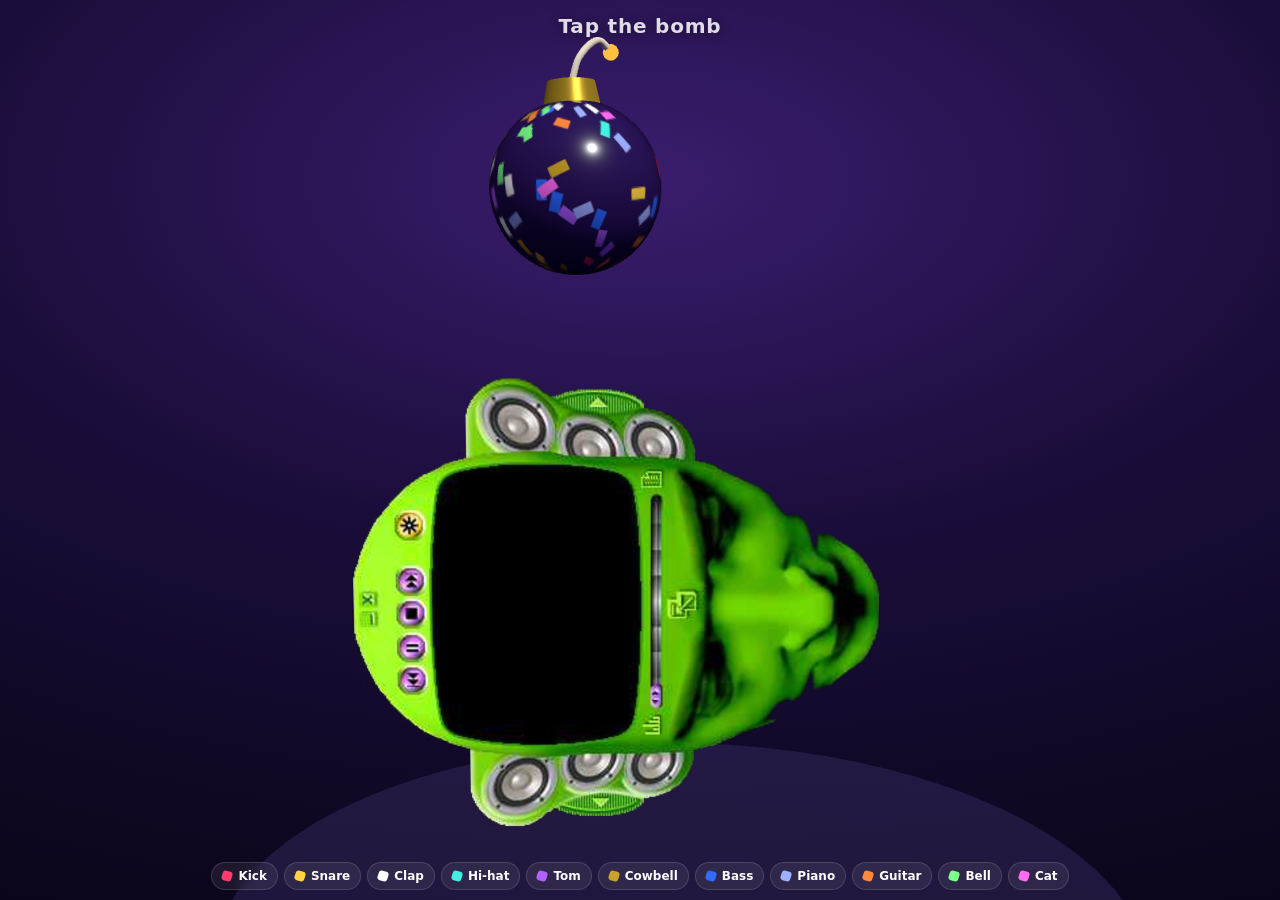
<file: index.html>
<!doctype html>
<html lang="en">
<head>
<meta charset="utf-8">
<meta name="viewport" content="width=device-width, initial-scale=1, viewport-fit=cover, user-scalable=no">
<meta name="theme-color" content="#140a2e">
<title>Konfetti</title>
<style>
  :root { color-scheme: dark; }
  * { box-sizing: border-box; -webkit-tap-highlight-color: transparent; }
  html, body {
    margin: 0; height: 100%; overflow: hidden;
    background: radial-gradient(120% 90% at 50% 20%, #3a1d6e 0%, #1a0d3a 45%, #0a0518 100%);
    font-family: system-ui, -apple-system, "Segoe UI", Roboto, sans-serif;
    color: #fff; user-select: none; -webkit-user-select: none;
  }
  canvas#scene { position: fixed; inset: 0; width: 100%; height: 100%; display: block; touch-action: none; }
  #hint {
    position: fixed; left: 0; right: 0;
    top: calc(env(safe-area-inset-top, 0px) + 14px);
    text-align: center; font-size: clamp(15px, 2.4vmin, 20px); font-weight: 600;
    letter-spacing: .04em; opacity: .85; pointer-events: none;
    transition: opacity .6s; text-shadow: 0 2px 12px #0008;
  }
  #hint.hidden { opacity: 0; }
  #legend {
    position: fixed; left: 0; right: 0;
    bottom: calc(env(safe-area-inset-bottom, 0px) + 10px);
    display: flex; flex-wrap: wrap; justify-content: center; gap: 6px;
    padding: 0 10px; margin: 0; list-style: none;
  }
  #legend button {
    display: flex; align-items: center; gap: 6px;
    font: inherit; font-size: 12px; font-weight: 600; color: #fff;
    padding: 6px 10px; border-radius: 999px; border: 1px solid #ffffff22;
    background: #ffffff12; backdrop-filter: blur(6px); cursor: pointer;
    transition: transform .12s, background .25s, box-shadow .25s;
  }
  #legend i {
    width: 10px; height: 10px; border-radius: 3px; background: var(--c);
    transform: rotate(18deg); flex: none;
  }
  #legend button.hit {
    transform: scale(1.14); background: color-mix(in srgb, var(--c) 45%, transparent);
    box-shadow: 0 0 16px var(--c); transition: none;
  }
  @media (max-width: 520px) {
    #legend { gap: 4px; }
    #legend button { font-size: 11px; padding: 4px 8px; gap: 5px; }
  }
  #error { position: fixed; inset: 0; display: none; place-items: center; padding: 24px; text-align: center; }
</style>
</head>
<body>
<canvas id="scene" aria-label="Confetti bomb. Tap it to explode."></canvas>
<div id="hint">Tap the bomb</div>
<ul id="legend"></ul>
<div id="error"></div>
<script type="importmap">{ "imports": { "three": "./vendor/three.module.min.js" } }</script>
<script type="module" src="./main.js"></script>
</body>
</html>
</file>
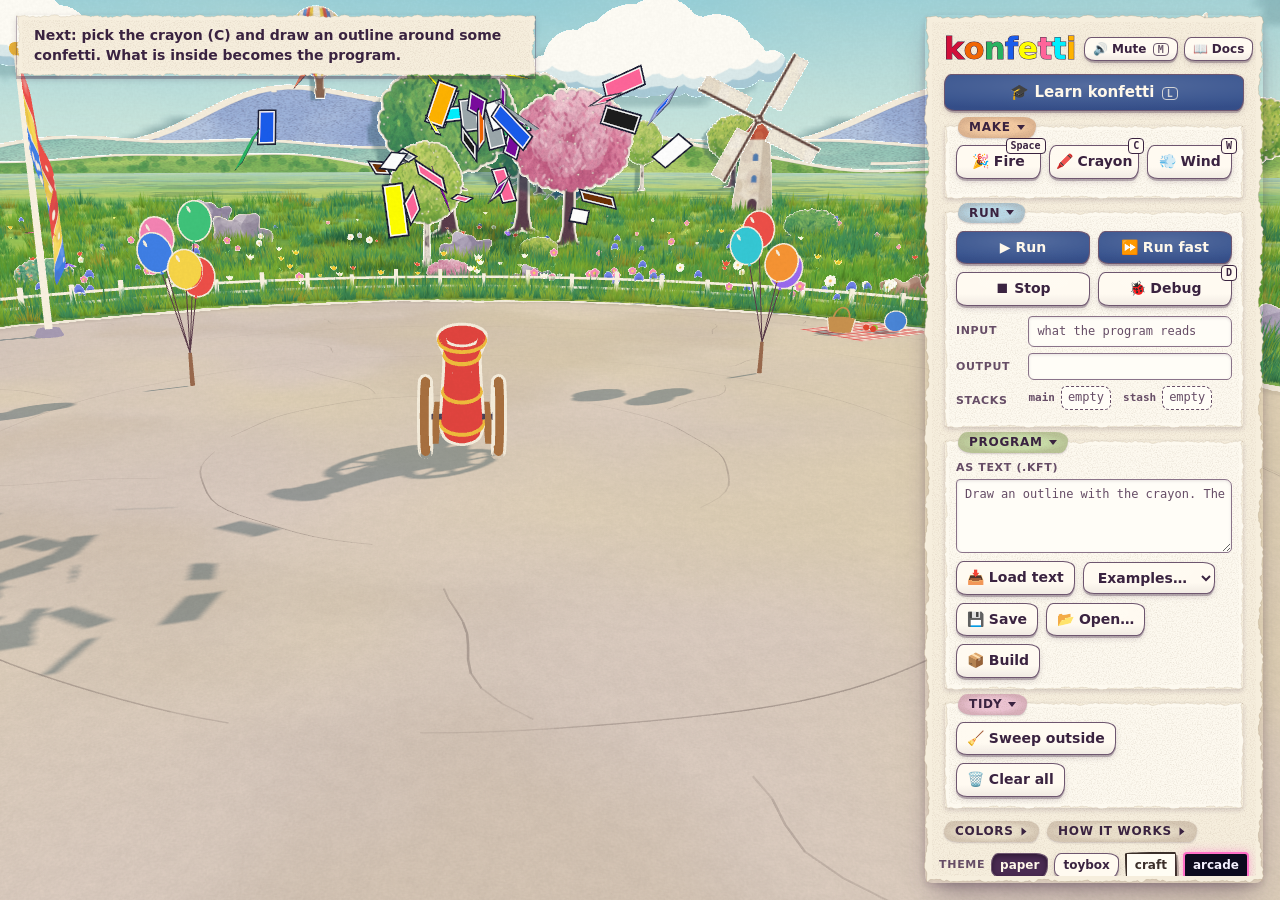
<file: web/index.html>
<!doctype html>
<html lang="en">
<head>
<meta charset="utf-8">
<meta name="viewport" content="width=device-width, initial-scale=1, viewport-fit=cover">
<title>konfetti</title>
<link rel="icon" href="icons/icon-192.png">
<link rel="manifest" href="manifest.webmanifest">
<meta name="theme-color" content="#2447d8">
<link rel="apple-touch-icon" href="icons/apple-touch-icon.png">
<script>
  // Before the first paint, so the page never flashes in the wrong theme. main.js checks the name.
  (function () {
    // The theme picked with the switcher. konfetti.theme counts too, unless it says toybox: that one was stored as a default, not picked.
    var t = new URLSearchParams(location.search).get('theme');
    try { var shown = localStorage.getItem('konfetti.theme'); t = t || localStorage.getItem('konfetti.theme.picked') || (shown !== 'toybox' && shown); } catch (e) {}
    document.documentElement.dataset.theme = t || 'paper';
  })();
</script>
<link rel="stylesheet" href="ui.css">
<link rel="stylesheet" href="pwa.css">
<script type="importmap">
{ "imports": {
  "three": "./vendor/three/build/three.module.js",
  "three/addons/": "./vendor/three/examples/jsm/"
} }
</script>
</head>
<body>
<canvas id="world" aria-label="The meadow: a confetti cannon, the confetti and the crayon outline"></canvas>
<div id="labels" aria-hidden="true"></div>
<p id="hint" role="status" aria-live="polite"></p>

<section id="dock" aria-label="Debugger" hidden>
  <div class="dockbar">
    <strong class="docktitle"><span aria-hidden="true">🐞</span> Debugger</strong>
    <!-- On a phone these three float at the bottom, under the thumb, like the quick buttons. -->
    <div class="dockbtns">
      <button id="dstep" class="go"><span class="ico" aria-hidden="true">⏭</span> Step <kbd>N</kbd></button>
      <button id="dplay" aria-pressed="false"><span class="ico" aria-hidden="true">⏯</span> Play <kbd>P</kbd></button>
      <button id="drestart"><span class="ico" aria-hidden="true">↺</span> Restart <kbd>R</kbd></button>
    </div>
    <label class="speed" for="dspeed">Speed
      <input id="dspeed" type="range" min="1" max="30" value="5">
      <output id="dspeedv" for="dspeed">5 a second</output>
    </label>
    <span id="dstatus" role="status"></span>
    <button id="dclose" class="small" aria-label="Close the debugger" title="Close the debugger (D)"><span aria-hidden="true">✕</span></button>
  </div>
  <p id="dexplain">Point at a bit to see what it does.</p>
  <div class="dockcols">
    <div class="tracecol">
      <h3 id="traceh">Trace <small>newest first</small></h3>
      <ol id="trace" aria-labelledby="traceh" tabindex="0"></ol>
    </div>
    <div class="stackcol">
      <h3>Stacks</h3>
      <div id="dstacks"></div>
    </div>
  </div>
</section>

<!-- Phone only: the actions used most, over the world, riding on top of the sheet. -->
<div id="fabs" role="group" aria-label="Quick actions">
  <button id="qcrayon" aria-pressed="false"><span class="ico" aria-hidden="true">🖍️</span> Crayon</button>
  <button id="qfire"><span class="ico" aria-hidden="true">🎉</span> Fire</button>
  <button id="qrun" class="go"><span class="ico" aria-hidden="true">▶</span> <span class="lbl">Run</span></button>
  <button id="qcheck" class="go" aria-label="Check my program"><span class="ico" aria-hidden="true">✓</span> Check</button>
</div>

<!-- On a wide screen, the panel on the right. On a phone, a sheet at the bottom: a peek, half open or full. -->
<aside id="panel" aria-label="Controls">
  <div id="sheetbar">
    <button id="sheet" aria-expanded="false" aria-label="Show more controls">
      <span class="grip" aria-hidden="true"></span>
      <span class="peek" aria-hidden="true"><b>Output</b> <span id="peekout"></span></span>
    </button>
  </div>
  <header class="top">
    <h1><button id="logo" aria-label="konfetti: throw some confetti"></button></h1>
    <div id="burst" aria-hidden="true"></div>
    <div class="topbtns">
      <button id="mute" class="small" aria-pressed="false" aria-label="Mute sound" title="Mute sound (M)"><span id="muteicon" aria-hidden="true">🔊</span> Mute <kbd>M</kbd></button>
      <a id="docs" class="small" href="docs.html" target="_blank" rel="noopener"><span aria-hidden="true">📖</span> Docs</a>
    </div>
  </header>

  <button id="learn" class="go" aria-pressed="false"><span aria-hidden="true">🎓</span> Learn konfetti <kbd>L</kbd></button>

  <!-- In the panel so that, on a phone, the lesson is read in the sheet; on a wide screen it is a card on the left. -->
  <section id="lesson" aria-label="Learn" hidden>
    <header class="lhead">
      <strong id="lwhere">Learn</strong>
      <button id="llist" class="small">Lessons</button>
      <button id="lexit" class="small">Leave</button>
    </header>
    <div id="lbody"></div>
  </section>

  <!-- Every group folds; main.js remembers which are open, per layout. -->
  <details class="group make" data-group="make" open>
    <summary><h2 id="g-make">Make</h2></summary>
    <div class="row">
      <button id="fire"><span aria-hidden="true">🎉</span> Fire <kbd>Space</kbd></button>
      <button id="crayon" aria-pressed="false"><span aria-hidden="true">🖍️</span> Crayon <kbd>C</kbd></button>
      <button id="wind" aria-pressed="false"><span aria-hidden="true">💨</span> Wind <kbd>W</kbd></button>
    </div>
    <p id="windinfo" role="status"></p>
  </details>

  <details class="group run" data-group="run" open>
    <summary><h2 id="g-run">Run</h2></summary>
    <div class="row">
      <button id="run" class="go"><span aria-hidden="true">▶</span> Run</button>
      <button id="fast" class="go"><span aria-hidden="true">⏩</span> Run fast</button>
      <button id="stop"><span aria-hidden="true">⏹</span> Stop</button>
      <button id="debug" aria-pressed="false"><span aria-hidden="true">🐞</span> Debug <kbd>D</kbd></button>
    </div>
    <div class="io">
      <label for="input">Input</label>
      <input id="input" autocomplete="off" placeholder="what the program reads">
      <h3 id="outh">Output</h3>
      <pre id="output" aria-labelledby="outh" aria-live="polite"></pre>
      <h3 id="stackh">Stacks</h3>
      <div id="stacks" role="group" aria-labelledby="stackh"></div>
    </div>
  </details>

  <details class="group program" data-group="program" open>
    <summary><h2 id="g-program">Program</h2></summary>
    <label for="kft">As text (.kft)</label>
    <textarea id="kft" spellcheck="false"></textarea>
    <div class="row">
      <button id="load"><span aria-hidden="true">📥</span> Load text</button>
      <select id="examples" aria-label="Load an example">
        <option value="">Examples…</option>
        <option>hello</option>
        <option>cat</option>
        <option>count</option>
        <option>dad</option>
        <option>countdown</option>
        <option>compare</option>
        <option>reverse</option>
        <option>aventyret</option>
        <option>8ball</option>
        <option>calc</option>
        <option>infix</option>
      </select>
    </div>
    <div class="row">
      <button id="save"><span aria-hidden="true">💾</span> Save</button>
      <button id="open"><span aria-hidden="true">📂</span> Open…</button>
      <button id="build"><span aria-hidden="true">📦</span> Build</button>
      <input id="file" type="file" accept=".kft,text/plain" hidden>
    </div>
  </details>

  <details class="group tidy" data-group="tidy" open>
    <summary><h2 id="g-tidy">Tidy</h2></summary>
    <div class="row">
      <button id="sweep"><span aria-hidden="true">🧹</span> Sweep outside</button>
      <button id="clear"><span aria-hidden="true">🗑️</span> Clear all</button>
    </div>
  </details>

  <details class="group colors" data-group="colors">
    <summary><h2>Colors</h2></summary>
    <ul id="legend"></ul>
  </details>

  <details class="group how" data-group="how">
    <summary><h2>How it works</h2></summary>
    <p class="help">
      Fire the cannon. Pick the crayon and draw an outline on the stones: the confetti inside it is the
      program, and the dot where the crayon touched down is its origin. Drag bits in, out and into place;
      bits within 1.5 lengths link up, and a bit on top of another covers it. The ring marks the start
      (nearest the dot). Double-click a bit to flick it away. Drag the ground to orbit, scroll to zoom,
      right-drag to pan. On a touch screen: one finger turns, two fingers pinch to zoom and slide, and a
      double tap flicks a bit away.
    </p>
  </details>

  <footer>
    <div id="themes" role="group" aria-label="Theme"></div>
  </footer>
</aside>
<script type="module" src="main.js"></script>
</body>
</html>
</file>
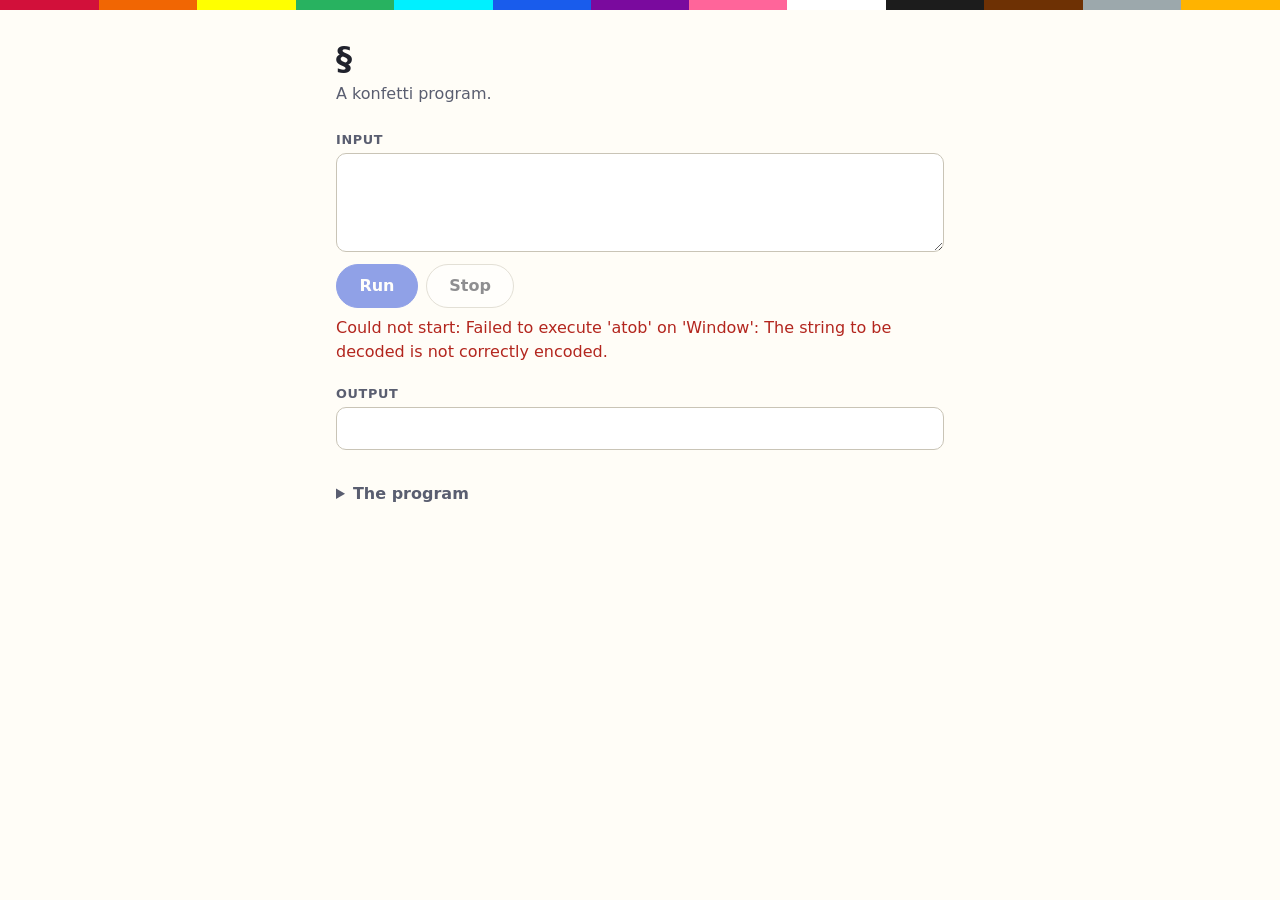
<file: web/build-template.html>
<!doctype html>
<html lang="en">
<head>
<meta charset="utf-8">
<meta name="viewport" content="width=device-width, initial-scale=1">
<title>§</title>
<link rel="icon" href="data:,">
<style>
  :root { color-scheme: light dark; --bg: #fffdf7; --ink: #20222c; --dim: #5a5e70; --box: #fff; --line: #c9c4b6; --go: #2447d8; --err: #b3261e; }
  @media (prefers-color-scheme: dark) {
    :root { --bg: #17181f; --ink: #f1efe8; --dim: #b3b6c6; --box: #22242e; --line: #4a4d5c; --go: #3f5fee; --err: #ff8a80; }
  }
  * { box-sizing: border-box; }
  body { margin: 0; font: 16px/1.5 system-ui, sans-serif; color: var(--ink); background: var(--bg); }
  /* The palette, in opcode order, as a strip of confetti. */
  body::before { content: ""; display: block; height: 10px; background: linear-gradient(90deg,
    #d2103a 0 7.7%, #f16603 0 15.4%, #ffff00 0 23.1%, #28b260 0 30.8%, #00f0ff 0 38.5%, #195cec 0 46.2%, #7a0a9e 0 53.8%,
    #ff659a 0 61.5%, #ffffff 0 69.2%, #1c1c1c 0 76.9%, #6e3104 0 84.6%, #9ca8ac 0 92.3%, #ffb300 0); }
  main { max-width: 40rem; margin: 0 auto; padding: 1.5rem 1rem 3rem; }
  h1 { margin: 0; font-size: 2rem; letter-spacing: -.02em; overflow-wrap: anywhere; }
  .by { margin: 0 0 1.5rem; color: var(--dim); }
  label, h2 { display: block; margin: 1.25rem 0 .25rem; font-size: .8rem; font-weight: 700; text-transform: uppercase; letter-spacing: .05em; color: var(--dim); }
  textarea, pre { display: block; width: 100%; margin: 0; padding: .6rem .75rem; font: .95rem/1.45 ui-monospace, monospace;
                  color: var(--ink); background: var(--box); border: 1px solid var(--line); border-radius: 10px; }
  textarea { min-height: 6.5em; resize: vertical; }
  pre { min-height: 2.8em; max-height: 60vh; overflow: auto; white-space: pre-wrap; overflow-wrap: anywhere; }
  .row { display: flex; flex-wrap: wrap; gap: .5rem; align-items: center; margin-top: .75rem; }
  button { font: inherit; font-weight: 600; min-height: 2.75rem; padding: 0 1.4rem; color: var(--ink); background: var(--box);
           border: 1px solid var(--line); border-radius: 999px; cursor: pointer; }
  button:disabled { opacity: .5; cursor: default; }
  #run { color: #fff; background: var(--go); border-color: var(--go); }
  :focus-visible { outline: 3px solid var(--go); outline-offset: 2px; }
  #status { color: var(--dim); }
  #status.err { color: var(--err); }
  details { margin-top: 2rem; color: var(--dim); }
  summary { cursor: pointer; font-weight: 600; }
  details pre { margin-top: .5rem; white-space: pre; }
</style>
</head>
<body>
<main>
  <h1>§</h1>
  <p class="by">A konfetti program.</p>
  <label for="input">Input</label>
  <textarea id="input" autocomplete="off" spellcheck="false"></textarea>
  <div class="row">
    <button id="run" type="button" disabled>Run</button>
    <button id="stop" type="button" disabled>Stop</button>
    <span id="status" role="status">Loading…</span>
  </div>
  <h2 id="outlabel">Output</h2>
  <pre id="output" aria-labelledby="outlabel" aria-live="polite" tabindex="0"></pre>
  <details>
    <summary>The program</summary>
    <pre id="src" tabindex="0">§</pre>
  </details>
</main>
<script>
(async () => {
  const $ = id => document.getElementById(id);
  const say = (text, err) => { $('status').textContent = text; $('status').className = err ? 'err' : ''; };
  try {
    const wasm = Uint8Array.from(atob('§'), c => c.charCodeAt(0));
    const kf = (await WebAssembly.instantiate(wasm)).instance.exports;
    const enc = new TextEncoder(), dec = new TextDecoder();
    // Rebuilt on every read: the wasm memory can move when it grows. Only the last 256 KB are
    // shown, so a program that prints without end cannot slow the page until Stop stops working.
    const output = () => {
      const n = kf.kf_out_len(), k = Math.min(n, 1 << 18);
      return (k < n ? '…' : '') + dec.decode(new Uint8Array(kf.memory.buffer, kf.kf_out() + n - k, k));
    };
    let stop = false;

    $('run').onclick = async () => {
      const src = enc.encode($('src').textContent), input = enc.encode($('input').value);
      const p = kf.kf_buf(src.length + input.length);
      new Uint8Array(kf.memory.buffer, p, src.length + input.length).set(src);
      new Uint8Array(kf.memory.buffer, p + src.length, input.length).set(input);
      if (kf.kf_load(src.length, 1) !== 0) return say(output(), true);

      stop = false;
      $('run').disabled = true; $('stop').disabled = false;
      $('output').textContent = '';
      say('Running…');
      let halted = false, shown = 0;
      try {
        while (!halted && !stop) {
          for (const end = performance.now() + 12; !halted && performance.now() < end;) halted = kf.kf_run(1000000) === 1;
          if (kf.kf_out_len() !== shown) { shown = kf.kf_out_len(); $('output').textContent = output(); }
          // Let the page draw and the Stop button work.
          await new Promise(r => setTimeout(r));
        }
        say(halted ? 'Done.' : 'Stopped.');
      } catch (e) {
        say('The program crashed: ' + e.message, true);
      }
      $('run').disabled = false; $('stop').disabled = true;
    };
    $('stop').onclick = () => { stop = true; };
    $('input').onkeydown = e => { if (e.key === 'Enter' && (e.ctrlKey || e.metaKey)) $('run').click(); };
    $('run').disabled = false;
    say('Ready.');
  } catch (e) {
    say('Could not start: ' + e.message, true);
  }
})();
</script>
</body>
</html>
</file>
<file: web/ui.css>
/* The editor's panel, hint, debugger dock and labels. Four themes, picked with ?theme=NAME or the
   switcher: paper (the default), toybox (the base values below), craft and arcade. */
:root {
  --font: ui-rounded, "SF Pro Rounded", "Arial Rounded MT Bold", "Nunito", system-ui, sans-serif;
  --mono: ui-monospace, "SF Mono", Menlo, Consolas, monospace;
  --ink: #20222c; --soft: #555a6e;
  --panel: #fffaf0; --panel-line: 3px solid var(--ink); --panel-radius: 26px; --panel-shadow: 7px 7px 0 rgba(32, 34, 44, .85);
  --sheet-shadow: 0 -4px 0 rgba(32, 34, 44, .18);
  --card: #fff; --card-line: 2px solid var(--ink); --card-radius: 18px;
  --field: #fff; --field-line: 2px solid #20222c;
  --btn: #fff; --btn-ink: var(--ink); --btn-line: 2.5px solid var(--ink); --btn-radius: 14px; --btn-shadow: 0 4px 0 var(--ink); --btn-drop: 4px;
  --go: #2447d8; --go-ink: #fff; --on: #20222c; --on-ink: #fff; --focus: #2447d8;
  --make: #ff9233; --run: #5a8dff; --program: #2fd07a; --tidy: #ff6ec7; --title-ink: #20222c; --fold: #dfe6ee;
  --box: #fff; --box-top: #ffe14d; --box-top-ink: #20222c;
  /* Layout: the panel's width on a wide screen; on a phone the sheet's height, which main.js sets. */
  --panel-w: 340px; --sheet: 0px; --half: 0px;
}
/* The switcher's buttons carry data-theme too and preview their theme, so --btn-ink is set again
   in each block: it must follow that theme's --ink, or the preview is ink on ink. */
[data-theme="craft"] {
  --btn-ink: var(--ink);
  --font: "Chalkboard SE", "Comic Neue", "Comic Sans MS", "Marker Felt", cursive, sans-serif;
  --ink: #3b2f2a; --soft: #55463c;
  --panel: #efe3c8; --panel-line: 0 solid transparent; --panel-radius: 6px; --panel-shadow: 0 14px 34px rgba(60, 40, 20, .38);
  --sheet-shadow: 0 -8px 26px rgba(60, 40, 20, .35);
  --card: #fffdf4; --card-line: 0 solid transparent; --card-radius: 3px;
  --field: #fffef8; --field-line: 2px dashed #9b8672;
  --btn: #fffdf4; --btn-line: 2px solid #3b2f2a; --btn-radius: 255px 18px 225px 18px / 18px 225px 18px 255px; --btn-shadow: 2px 3px 0 rgba(59, 47, 42, .35); --btn-drop: 2px;
  --go: #c2362b; --go-ink: #fff; --on: #2b5ea7; --on-ink: #fff; --focus: #2b5ea7;
  --make: #f6b04a; --run: #8fc0ea; --program: #a8d68a; --tidy: #f3a6c4; --fold: #e8dcc0;
  --box: #fffdf4; --box-top: #f6d24a;
}
[data-theme="arcade"] {
  --btn-ink: var(--ink);
  --font: ui-monospace, "SF Mono", Menlo, Consolas, monospace;
  --ink: #f4f1ff; --soft: #b9b4dc;
  --panel: #15122e; --panel-line: 2px solid #29d3e6; --panel-radius: 8px; --panel-shadow: 0 0 0 4px #15122e, 0 0 28px 4px rgba(41, 211, 230, .55);
  --sheet-shadow: 0 0 26px 2px rgba(41, 211, 230, .5);
  --card: #1e1a40; --card-line: 1px solid #3c3780; --card-radius: 6px;
  --field: #0c0a1e; --field-line: 1px solid #5b55b0;
  --btn: #0c0a1e; --btn-line: 2px solid #ff6ec7; --btn-radius: 4px; --btn-shadow: 0 0 10px rgba(255, 110, 199, .5); --btn-drop: 0px;
  --go: #ffe14d; --go-ink: #15122e; --on: #29d3e6; --on-ink: #0c0a1e; --focus: #ffe14d;
  --make: #ff9233; --run: #ffe14d; --program: #2fd07a; --tidy: #ff6ec7; --title-ink: #15122e;
  --box: #0c0a1e; --box-top: #ffe14d; --box-top-ink: #15122e;
}
/* Cream watercolor paper, so the panels belong to the world's picture book. The torn edge is drawn in
   the border (border-image): a mask would hide the lesson card too, which is fixed inside the panel. */
[data-theme="paper"] {
  --btn-ink: var(--ink);
  --font: "Avenir Next", Avenir, Seravek, "Segoe UI", system-ui, sans-serif;
  --hand: Noteworthy, "Segoe Print", "Bradley Hand", "Comic Neue", var(--font); /* headings, lettered by hand */
  --ink: #3a2340; --soft: #664d66;
  --panel: #f6eedd; --panel-line: 8px solid transparent; --panel-radius: 8px; --panel-shadow: 0 14px 26px -10px rgba(58, 35, 64, .5), 0 3px 8px -2px rgba(58, 35, 64, .2);
  --sheet-shadow: 0 -8px 22px -6px rgba(58, 35, 64, .4);
  --card: #fdf9ef; --card-line: 5px solid transparent; --card-radius: 4px;
  --field: #fffdf7; --field-line: 1.5px solid #8a7389;
  --btn: #fffaf0; --btn-line: 1.5px solid #6e566f; --btn-radius: 7px 12px 8px 11px / 11px 7px 12px 8px; --btn-shadow: 0 2px 0 rgba(58, 35, 64, .28), 0 3px 7px -2px rgba(58, 35, 64, .3); --btn-drop: 2px;
  --go: #34508c; --go-ink: #fff8ea; --on: #4a2b52; --on-ink: #fff8ea; --focus: #1b5fc1;
  --make: #f3c9a0; --run: #b9d8e6; --program: #c8dca8; --tidy: #ecc3d2; --title-ink: #3a2340; --fold: #e9dfca;
  --box: #fffdf7; --box-top: #f9e08a; --box-top-ink: #3a2340;
  /* A 120px sheet torn within its 8px rim; each rim's middle repeats along the edge, so the ends match. */
  --deckle: url("data:image/svg+xml,%3Csvg xmlns='http://www.w3.org/2000/svg' width='120' height='120'%3E%3Cpath d='M.8 2.8l1.2 .9l2 -.9l2 .1l2 -.5l2 -.1l2 -.4l2 1.3l2 -.5l2 1.5l2 -.3l2 -.6l2 -.3l2 1l2 .5l2 -.3l2 -.8l2 1.2l2 -.8l2 -.5l2 -.8l2 .3l2 .4l2 .3l2 -1l2 -1l2 0l2 -.4l2 .2l2 .2l2 .7l2 1.6l2 0l2 -.1l2 0l2 .1l2 -.8l2 .6l2 -.2l2 -.8l2 -.7l2 .2l2 .7l2 -1.3l2 -.2l2 .8l2 .2l2 -.6l2 -.2l2 .3l2 .2l2 .5l2 0l2 1.2l2 -.9l2 .1l2 -.5l2 -.1l2 -.4l2 1.3l1.3 -.2l-.4 -.7l-.5 1.7l.4 2l.8 2l-1.1 2l-.3 2l-.1 2l-.4 2l.3 2l.7 2l-.4 2l-.1 2l0 2l-2 2l-.1 2l.8 2l.3 2l-.8 2l1.5 2l.3 2l-.8 2l1.4 2l-.5 2l.5 2l-.4 2l-.9 2l-1.1 2l1.2 2l-1.8 2l-.7 2l.3 2l.9 2l-.8 2l.1 2l-1.1 2l-.1 2l0 2l.5 2l-.3 2l1.5 2l.4 2l-.5 2l1.4 2l.8 2l-1.6 2l-.3 2l.7 2l.7 2l-.7 2l.1 2l.1 2l1.6 2l.6 2l-1 2l.4 2l.8 2l-1.1 2l-.3 2l-.1 2l-.8 1.2l.7 -3.6l-2 -.3l-2 .4l-2 -.2l-2 .1l-2 1.9l-2 1l-2 -.4l-2 -1.5l-2 .7l-2 0l-2 .7l-2 .3l-2 -.2l-2 -1l-2 .5l-2 0l-2 -1l-2 .6l-2 -.8l-2 .4l-2 .6l-2 0l-2 -.5l-2 .6l-2 .5l-2 -.4l-2 .4l-2 -.5l-2 .7l-2 -.3l-2 -.6l-2 -1.3l-2 .4l-2 .3l-2 .5l-2 -.4l-2 .6l-2 -.3l-2 .3l-2 -.4l-2 .5l-2 .1l-2 .1l-2 -.1l-2 0l-2 .3l-2 -1l-2 -.8l-2 1.1l-2 -.5l-2 -1.4l-2 .3l-2 -.3l-2 .4l-2 -.2l-2 .1l-2 1.9l-2 1l-1.1 -1l1.8 .5l-.1 -2l-.1 -2l.2 -2l.2 -2l-.4 -2l-1.2 -2l-.9 -2l0 -2l0 -2l.8 -2l.1 -2l-.2 -2l.4 -2l0 -2l1.1 -2l0 -2l-.2 -2l.9 -2l.8 -2l-.4 -2l-.1 -2l-.9 -2l.7 -2l-.7 -2l.4 -2l-.2 -2l-1.9 -2l.1 -2l1.1 -2l-.6 -2l.1 -2l.6 -2l1.9 -2l.5 -2l.2 -2l-.9 -2l.1 -2l1 -2l-.8 -2l.8 -2l.4 -2l-1.1 -2l.1 -2l-.3 -2l-1 -2l-.4 -2l1.3 -2l.1 -2l-.7 -2l-.8 -2l-.9 -2l.9 -2l-.1 -2l-.1 -2l.2 -2l.2 -2l-.4 -2l-1.2 -2z' fill='%23f6eedd' stroke='%23a89478' stroke-opacity='.45' stroke-width='.7'/%3E%3C/svg%3E");
  --deckle-card: url("data:image/svg+xml,%3Csvg xmlns='http://www.w3.org/2000/svg' width='120' height='120'%3E%3Cpath d='M.7 2.9l1.3 -.7l2 -.2l2 .8l2 -1.3l2 -.6l2 .7l2 .7l2 .5l2 -1.4l2 0l2 .4l2 .2l2 0l2 .1l2 .9l2 -.4l2 .2l2 -.8l2 -1l2 .6l2 .7l2 -.3l2 .3l2 1l2 -.7l2 .7l2 .6l2 -.4l2 -1.7l2 1.5l2 .4l2 -1.2l2 -1.4l2 -.1l2 1.8l2 .4l2 -.3l2 -.4l2 1.1l2 .5l2 -1.4l2 .8l2 -.3l2 1.1l2 1.1l2 .2l2 -.4l2 -.5l2 -.9l2 -.8l2 .8l2 -1.2l2 -.4l2 -.2l2 .8l2 -1.3l2 -.6l2 .7l2 .7l1.3 .7l-2.4 -1l-.9 2l-1.2 2l1.3 2l.3 2l.6 2l-.7 2l1.2 2l-.3 2l0 2l-.4 2l-.5 2l1.5 2l-.1 2l-.6 2l-.3 2l.9 2l-.3 2l0 2l1.3 2l.9 2l0 2l0 2l-.7 2l-.9 2l.2 2l-.9 2l.5 2l1.2 2l-.7 2l-1.3 2l-.4 2l.5 2l-1.2 2l1 2l0 2l.7 2l.6 2l-1.3 2l-.3 2l1.6 2l-.2 2l-.5 2l-.5 2l.4 2l-.6 2l-1.6 2l-.3 2l.8 2l.3 2l-.2 2l-.1 2l1.2 2l-.9 2l-1.2 2l1.3 2l.3 2l.6 2l-.7 2l.9 1.2l.7 -.4l-1.9 -1.3l-2 -.1l-2 1l-2 -.3l-2 -.8l-2 -.3l-2 .6l-2 -1.4l-2 -.1l-2 .2l-2 -.9l-2 .2l-2 .1l-2 1.1l-2 .1l-2 .1l-2 -.5l-2 .4l-2 1.3l-2 -1.7l-2 -1.5l-2 .7l-2 -.4l-2 -.1l-2 .8l-2 -.2l-2 2.1l-2 -.3l-2 -.1l-2 0l-2 .8l-2 -1.4l-2 -.1l-2 1.1l-2 -.5l-2 .4l-2 .4l-2 .1l-2 -1.4l-2 .8l-2 -.6l-2 .6l-2 .3l-2 -1.3l-2 .1l-2 2l-2 .5l-2 0l-2 .3l-2 0l-2 -.1l-2 -.5l-2 -1.5l-2 -.1l-2 1l-2 -.3l-2 -.8l-2 -.3l-1.2 .2l3.3 .8l.1 -2l.7 -2l-1.2 -2l-.4 -2l.1 -2l-.9 -2l-.2 -2l-.1 -2l-.2 -2l.3 -2l-.7 -2l-.9 -2l.5 -2l2.2 -2l-.5 -2l-.1 -2l1 -2l-1.1 -2l-1 -2l0 -2l-.4 -2l-.4 -2l1.6 -2l-.4 -2l-.2 -2l.6 -2l-.5 -2l-.4 -2l1.6 -2l-.7 -2l-.4 -2l.5 -2l-.7 -2l.3 -2l-.3 -2l.3 -2l.3 -2l.3 -2l-.1 -2l-.4 -2l-1.1 -2l1.5 -2l-.8 -2l1.3 -2l1.1 -2l1.1 -2l-.4 -2l.2 -2l-.5 -2l-.4 -2l.2 -2l-.4 -2l.1 -2l.7 -2l-1.2 -2l-.4 -2l.1 -2l-.9 -2z' fill='%23fdf9ef' stroke='%23a89478' stroke-opacity='.45' stroke-width='.7'/%3E%3C/svg%3E");
  --grain: url("data:image/svg+xml,%3Csvg xmlns='http://www.w3.org/2000/svg' width='160' height='160'%3E%3Cfilter id='g' x='0' y='0'%3E%3CfeTurbulence type='fractalNoise' baseFrequency='.8' numOctaves='2' stitchTiles='stitch'/%3E%3CfeColorMatrix values='0 0 0 0 .42 0 0 0 0 .32 0 0 0 0 .24 .5 0 0 0 -.22'/%3E%3C/filter%3E%3Crect width='160' height='160' filter='url(%23g)'/%3E%3C/svg%3E");
}

/* The page never scrolls or zooms under a finger: the world takes every gesture, the panels scroll inside. */
html, body { margin: 0; height: 100%; overflow: hidden; overscroll-behavior: none; touch-action: manipulation; -webkit-tap-highlight-color: transparent; font: 14px/1.4 var(--font); color: var(--ink); background: #cfe6f5; }
#world { position: fixed; inset: 0; width: 100%; height: 100%; display: block; touch-action: none; }
[hidden] { display: none !important; }

/* ---- panel ---- */
/* No transform, filter or contain on the panel: the lesson card inside it is position: fixed to the window. */
#panel { position: fixed; top: 14px; right: 16px; max-height: calc(100% - 30px); width: var(--panel-w); box-sizing: border-box; padding: 12px; overflow-y: auto; overscroll-behavior: contain; z-index: 3;
         background: var(--panel); border: var(--panel-line); border-radius: var(--panel-radius); box-shadow: var(--panel-shadow); }
header.top { position: relative; display: flex; align-items: center; justify-content: space-between; gap: 8px; margin-bottom: 10px; }
h1 { margin: 0; font-size: 26px; line-height: 1; }
#logo { all: unset; cursor: pointer; font-weight: 900; letter-spacing: -.01em; border-radius: 8px; white-space: nowrap; } /* one word, also in a wider font */
#logo:focus-visible { outline: 3px solid var(--focus); outline-offset: 2px; }
#logo span { display: inline-block; color: var(--c); -webkit-text-stroke: 1.2px var(--ink); paint-order: stroke fill;
             animation: hop .5s calc(var(--i) * 45ms) both; }
#logo:hover span { animation: hop .5s calc(var(--i) * 30ms) both reverse; }
#logo:active { transform: scale(.94); }
@keyframes hop { 0% { transform: translateY(0) rotate(0); } 45% { transform: translateY(-7px) rotate(-8deg); } 100% { transform: translateY(0) rotate(0); } }
#burst { position: absolute; left: 60px; top: 14px; pointer-events: none; }
#burst i { position: absolute; width: 11px; height: 5px; border-radius: 1px; animation: fly .9s ease-out forwards; }
@keyframes fly { to { transform: translate(var(--dx), var(--dy)) rotate(var(--rot)); opacity: 0; } }
.topbtns { display: flex; gap: 6px; align-items: center; white-space: nowrap; }
/* The dock shows the stacks while debugging; one copy is enough. */
.debugging :is(#stacks, #stackh) { display: none; }

/* Groups fold. The title is a tab on the card's top edge; the whole tab is the switch. */
.group { margin: 0 0 12px; padding: 18px 10px 10px; position: relative; background: var(--card); border: var(--card-line); border-radius: var(--card-radius); --sec: var(--fold); }
.make { --sec: var(--make); } .run { --sec: var(--run); } .program { --sec: var(--program); } .tidy { --sec: var(--tidy); }
.group > summary { position: absolute; top: -9px; left: 12px; list-style: none; cursor: pointer; border-radius: 999px; }
.group > summary::-webkit-details-marker { display: none; }
.group h2 { display: inline-flex; align-items: center; gap: 6px; margin: 0; padding: 1px 9px 1px 10px; font-size: 12px; font-weight: 800; letter-spacing: .06em; text-transform: uppercase;
            color: var(--title-ink); background: var(--sec); border: var(--btn-line); border-width: 2px; border-radius: 999px; }
.group h2::after { content: ""; width: 0; height: 0; border: 4px solid transparent; border-top: 5px solid currentColor; border-bottom: 0; transition: transform .15s; }
details.group:not([open]) h2::after { transform: rotate(-90deg); }
.group > summary:hover h2 { filter: brightness(1.06); }
/* A folded group is only its tab, and folded tabs line up side by side. */
details.group:not([open]) { display: inline-block; vertical-align: top; margin: 0 4px 10px 0; padding: 0; background: none; border: 0; box-shadow: none; transform: none; }
details.group:not([open]) > summary { position: static; translate: none; }
.row { display: flex; flex-wrap: wrap; gap: 8px; margin-bottom: 8px; align-items: center; }
.row:last-child { margin-bottom: 0; }
/* Make and Run buttons sit on a grid, their keys as tags on the corner, so the rows stay short. */
.make .row { display: grid; grid-template-columns: repeat(3, 1fr); }
.run .row { display: grid; grid-template-columns: 1fr 1fr; }
:is(.make, .run) .row { align-items: stretch; } /* every button in a row as tall as the tallest */
:is(.make, .run) .row button { position: relative; padding-inline: 6px; white-space: nowrap; } /* a label never stacks on its picture */
:is(.make, .run) .row kbd { position: absolute; top: -8px; right: -6px; margin: 0; padding: 0 4px; line-height: 14px; color: var(--btn-ink); background: var(--btn); border: 1.5px solid var(--btn-ink); opacity: 1; }

button, select, a.small { font: inherit; font-weight: 700; padding: 6px 10px; color: var(--btn-ink); background: var(--btn); border: var(--btn-line); border-radius: var(--btn-radius);
         box-shadow: var(--btn-shadow); cursor: pointer; text-decoration: none; transition: transform .08s, box-shadow .08s; }
button:hover, select:hover, a.small:hover { transform: translateY(-1px); }
button:active, a.small:active { transform: translateY(var(--btn-drop)) scale(.96); box-shadow: none; }
button.small, a.small { padding: 3px 8px; font-size: 12px; }
button.go { background: var(--go); color: var(--go-ink); }
button[aria-pressed="true"] { background: var(--on); color: var(--on-ink); }
:is(button, select, input, textarea, summary, a, ol):focus-visible { outline: 3px solid var(--focus); outline-offset: 2px; }
kbd { font: 700 10px var(--mono); padding: 0 4px; margin-left: 2px; border: 1px solid currentColor; border-radius: 4px; opacity: .75; }

label, h3 { display: block; margin: 8px 0 3px; font-size: 11px; font-weight: 800; text-transform: uppercase; letter-spacing: .06em; color: var(--soft); }
input:not([type=range]), textarea, pre { display: block; width: 100%; box-sizing: border-box; margin: 0; padding: 6px 8px; color: var(--ink);
       font: 12px/1.4 var(--mono); border: var(--field-line); border-radius: 10px; background: var(--field); }
::placeholder { color: var(--soft); opacity: 1; }
pre { min-height: 2.3em; max-height: 9em; overflow: auto; white-space: pre-wrap; word-break: break-all; }
textarea { height: 6.2em; resize: vertical; white-space: pre; margin-bottom: 8px; }
.program label { margin-top: 0; }
#windinfo { margin: 6px 0 0; font-size: 12px; color: var(--soft); }
#windinfo:empty { display: none; }
.help { font-size: 12.5px; color: var(--soft); margin: 4px 0 0; }
/* Input, output and stacks: names on the left, so each takes one line. */
.io { display: grid; grid-template-columns: 4.6em minmax(0, 1fr); gap: 6px 8px; align-items: center; }
.io > :is(label, h3) { margin: 0; }
#stackh { align-self: start; padding-top: 7px; }
.io { margin-top: 10px; }
#stacks { display: flex; flex-wrap: wrap; column-gap: 12px; }
#stacks .stack { margin-bottom: 0; }
#stacks .sname { width: auto; padding-right: 2px; }

#legend { list-style: none; margin: 4px 0 0; padding: 0; display: grid; grid-template-columns: 1fr 1fr; gap: 5px 10px; font-size: 12px; }
#legend li { display: flex; align-items: center; gap: 6px; white-space: nowrap; }
#legend i { flex: none; width: 30px; height: 11px; border-radius: 2px; box-shadow: 0 0 0 1.5px rgba(0, 0, 0, .45), 1px 2px 0 rgba(0, 0, 0, .2); transform: rotate(-6deg); }
#legend li:nth-child(even) i { transform: rotate(5deg); }
#legend b { margin-left: auto; font: 700 10.5px var(--mono); color: var(--soft); }
#legend small { display: none; }
footer { display: flex; justify-content: center; }
#themes { display: flex; gap: 6px; align-items: center; }
#themes::before { content: "Theme"; font-size: 11px; font-weight: 800; text-transform: uppercase; letter-spacing: .06em; color: var(--soft); }

/* ---- stacks as boxes ---- */
.stack { display: flex; align-items: flex-start; gap: 4px; min-height: 30px; margin-bottom: 4px; flex-wrap: wrap; }
.stack:last-child { margin-bottom: 0; }
.sname { flex: none; width: 40px; padding-top: 5px; font: 700 11px var(--mono); color: var(--soft); }
.box, .more, .stack .empty { display: inline-flex; flex-direction: column; align-items: center; min-width: 26px; box-sizing: border-box; padding: 3px 6px; font: 700 12px/1.3 var(--mono);
       color: var(--ink); background: var(--box); border: 2px solid var(--ink); border-radius: 7px; }
.box small { font-size: 9.5px; font-weight: 400; color: var(--soft); }
.box.top { background: var(--box-top); color: var(--box-top-ink); }
.box.top small { color: inherit; }
.box em { font: 800 8.5px var(--font); letter-spacing: .08em; text-transform: uppercase; }
.more, .stack .empty { border-style: dashed; font-weight: 400; color: var(--soft); border-color: var(--soft); }

/* ---- hint ---- */
#hint { position: fixed; top: 14px; left: 16px; z-index: 2; max-width: min(520px, calc(100vw - var(--panel-w) - 64px)); margin: 0; padding: 8px 14px; box-sizing: border-box; font-weight: 700;
        background: var(--panel); border: var(--btn-line); border-radius: 999px 999px 999px 6px; box-shadow: var(--btn-shadow); }
#hint:empty { display: none; }

/* ---- debugger dock ---- */
#dock { position: fixed; left: 16px; bottom: 16px; right: calc(var(--panel-w) + 36px); z-index: 2; height: min(292px, 42vh); display: flex; flex-direction: column; box-sizing: border-box; padding: 10px 12px;
        background: var(--panel); border: var(--panel-line); border-radius: var(--panel-radius); box-shadow: var(--panel-shadow); }
.dockbar { display: flex; flex-wrap: wrap; gap: 8px; align-items: center; }
.dockbtns { display: contents; }
.docktitle { font-size: 15px; margin-right: 4px; }
.speed { display: inline-flex; align-items: center; gap: 6px; margin: 0; }
.speed input { width: 110px; accent-color: var(--go); }
.speed output { min-width: 78px; text-transform: none; letter-spacing: 0; font-weight: 400; }
#dstatus { font-size: 12.5px; color: var(--soft); flex: 1 1 200px; }
#dclose { position: absolute; top: 9px; right: 10px; min-width: 30px; } /* always in the corner, however the bar wraps */
.dockbar { padding-right: 40px; }
#dexplain { margin: 8px 0 0; padding: 4px 10px; font-size: 12.5px; background: var(--card); border: var(--card-line); border-width: 1.5px; border-radius: 8px; }
.dockcols { display: grid; grid-template-columns: minmax(0, 1.7fr) minmax(0, 1fr); gap: 14px; min-height: 0; flex: 1; }
.tracecol { display: flex; flex-direction: column; min-height: 0; }
h3 small { text-transform: none; letter-spacing: 0; font-weight: 400; }
#trace { list-style: none; margin: 0; padding: 4px 6px; flex: 1; min-height: 60px; overflow-y: auto; overscroll-behavior: contain; font-size: 12.5px; line-height: 1.5;
         background: var(--field); border: var(--field-line); border-radius: 10px; }
#trace li { display: flex; gap: 6px; align-items: baseline; padding: 1px 2px; border-radius: 5px; }
#trace li:first-child:not(.empty) { background: var(--box-top); color: var(--box-top-ink); font-weight: 700; }
#trace li:first-child:not(.empty) .at { color: inherit; }
#trace .n { flex: none; min-width: 2.2em; text-align: right; font: 700 12px var(--mono); }
#trace i { flex: none; align-self: flex-start; margin-top: 5px; width: 18px; height: 8px; border-radius: 2px; box-shadow: 0 0 0 1.5px rgba(0, 0, 0, .5); }
#trace b { flex: none; min-width: 9.6em; font: 700 11.5px var(--mono); }
#trace .at { flex: none; min-width: 2.2em; font: 11px var(--mono); color: var(--soft); }
#trace .empty { color: var(--soft); }

/* ---- labels over the bits (debug mode). Plain high-contrast chips in every theme: they sit on the 3D scene. ---- */
#labels { position: fixed; inset: 0; z-index: 1; overflow: hidden; pointer-events: none; }
#labels span { position: absolute; left: 0; top: 0; translate: -50% -135%; white-space: nowrap; padding: 0 5px; font: 700 10.5px/1.5 ui-monospace, Menlo, monospace;
               color: #20222c; background: rgba(255, 255, 255, .93); border: 1.5px solid #20222c; border-radius: 6px; }
#labels small { font-weight: 400; opacity: .7; }
#labels em { font-style: normal; margin-right: 5px; padding: 0 4px; border-radius: 4px; background: #20222c; color: #fff; }
#labels .tiny { padding: 0 3px; font-size: 9px; border-width: 1px; }
#labels .below { translate: -50% 55%; }
#labels .covered { color: #5b5f70; background: rgba(236, 236, 240, .93); border: 1.5px dashed #6c7082; z-index: 0; }
#labels .start { z-index: 2; background: #20222c; color: #fff; }
#labels .next { z-index: 3; background: #20222c; color: #ffd21f; }
#labels .now { z-index: 4; background: #ffd21f; font-size: 12px; box-shadow: 0 2px 0 #20222c; }
#labels .origin { background: #2447d8; color: #fff; border-color: #fff; }

/* ---- learn mode: the Learn button, the lesson list and the lesson card. All of learn mode's styles
   are in this block, down to the next heading. ---- */
#learn { display: block; width: 100%; margin: 0 0 14px; padding: 7px 11px; font-size: 15px; }
/* The card stands where the hint does, and says what to do next itself. */
.learning #hint { display: none; }
#lesson { position: fixed; top: 14px; left: 16px; z-index: 2; width: 340px; max-height: calc(100% - 30px); box-sizing: border-box; padding: 12px 14px; overflow-y: auto; overscroll-behavior: contain;
          background: var(--panel); border: var(--panel-line); border-radius: var(--panel-radius); box-shadow: var(--panel-shadow); }
/* While debugging, the dock has the bottom of the window. */
.learning.debugging #lesson { max-height: calc(100% - 46px - min(292px, 42vh)); }
.lhead { display: flex; align-items: center; gap: 6px; margin-bottom: 8px; }
#lwhere { flex: 1; font-size: 12px; text-transform: uppercase; letter-spacing: .06em; color: var(--soft); }
#lesson h2 { margin: 0 0 6px; font-size: 20px; line-height: 1.2; outline: none; }
.lidea { margin: 0 0 10px; font-size: 15px; font-weight: 700; }
.lsteps, #lhints { margin: 0 0 10px; padding-left: 22px; }
.lsteps li, #lhints li { margin-bottom: 5px; }
#lgoal { margin: 0 0 10px; padding: 7px 10px; color: var(--box-top-ink); background: var(--box-top); border: 2px solid var(--ink); border-radius: 10px; }
#lresult { margin: 8px 0; padding: 7px 10px; background: var(--card); border: 2px solid var(--ink); border-radius: 10px; }
#lresult:empty, #lhints:empty { display: none; }
.lact:has(> .pass) { scroll-margin-bottom: 64px; } /* scrolled into sight with the Next lesson button under it */
#lresult p { margin: 0 0 4px; }
#lresult p:last-child { margin-bottom: 0; }
#lresult code { padding: 0 4px; font: 700 13px var(--mono); border: 1px solid var(--soft); border-radius: 4px; }
#lhints { margin-top: 8px; }
p.lbytes { display: flex; flex-wrap: wrap; gap: 3px; margin: 3px 0 6px; }
.lbyte { min-width: 1.1em; padding: 1px 5px; text-align: center; font: 700 13px/1.5 var(--mono); color: var(--ink); background: var(--box); border: 2px solid var(--ink); border-radius: 6px; }
.lbyte.word { font: 11px/1.8 var(--font); color: var(--soft); border-style: dashed; border-color: var(--soft); }
.lbyte.diff { color: var(--box-top-ink); background: var(--box-top); border: 3px solid var(--ink); }
#lessons { list-style: none; margin: 0 0 8px; padding: 0 4px 4px 0; display: grid; gap: 7px; }
.lpick { display: flex; flex-wrap: wrap; align-items: baseline; align-content: center; gap: 8px; width: 100%; text-align: left; }
.lpick .lnum { flex: none; min-width: 1.5em; font: 700 12px var(--mono); }
.lpick .lname { flex: 1; }
.lpick .lmark { flex: none; font-size: 11px; }
.lpick.next { background: var(--go); color: var(--go-ink); }
.lfoot { margin: 0; font-weight: 700; }
.lfoot:empty { display: none; }
/* Too narrow for card, world and panel side by side: the card goes into the panel, under Learn. */
@media (min-width: 701px) and (max-width: 1100px) and (min-height: 501px) {
  #lesson, .learning.debugging #lesson { position: static; z-index: auto; width: auto; max-height: none; overflow: visible; margin: 0 0 12px; padding: 10px 12px;
            background: var(--card); border: var(--card-line); border-radius: var(--card-radius); box-shadow: none; }
  [data-theme="paper"] #panel #lesson { background: var(--grain), var(--card); background-clip: padding-box; border-image: var(--deckle-card) 8 round; box-shadow: 0 2px 5px -1px rgba(58, 35, 64, .2); }
}

/* ---- the phone's quick buttons and the sheet's handle: hidden on a wide screen ---- */
#fabs, #sheetbar { display: none; }

/* ---- craft: paper notes held on with tape ---- */
[data-theme="craft"] #panel, [data-theme="craft"] #dock { background: #d9b98a repeating-linear-gradient(48deg, rgba(255, 255, 255, .09) 0 3px, transparent 3px 9px); }
[data-theme="craft"] .group { box-shadow: 1px 3px 6px rgba(60, 40, 20, .3); transform: rotate(-.5deg); }
[data-theme="craft"] .group:nth-of-type(even) { transform: rotate(.6deg); }
[data-theme="craft"] .group > summary { top: -11px; left: 50%; translate: -50% 0; }
[data-theme="craft"] .group h2 { border: 0; border-radius: 1px; padding: 2px 14px 2px 16px; opacity: .92; transform: rotate(-2deg); box-shadow: 0 1px 2px rgba(60, 40, 20, .35); }
[data-theme="craft"] #logo span { -webkit-text-stroke: 0; text-shadow: 1.5px 1.5px 0 #3b2f2a; }
[data-theme="craft"] #hint { border-radius: 3px; transform: rotate(-.7deg); background: #fff7a8; border: 0; box-shadow: 2px 4px 8px rgba(60, 40, 20, .35); }
[data-theme="craft"] #dexplain { background: #fff7a8; }
[data-theme="craft"] :is(input:not([type=range]), textarea, pre, #trace) { border-radius: 2px; background-image: repeating-linear-gradient(transparent 0 16px, rgba(43, 94, 167, .16) 16px 17px); }

/* ---- arcade: a cabinet at night ---- */
[data-theme="arcade"] #panel, [data-theme="arcade"] #dock { background: #15122e repeating-linear-gradient(0deg, rgba(255, 255, 255, .035) 0 1px, transparent 1px 3px); }
[data-theme="arcade"] :is(button, select, a.small, .group h2, label, h3) { text-transform: uppercase; letter-spacing: .05em; }
[data-theme="arcade"] :is(button, select, a.small) { font-size: 12px; }
[data-theme="arcade"] .group h2 { border-radius: 2px; border: 0; box-shadow: 0 0 10px var(--sec); }
[data-theme="arcade"] .make button { border-color: var(--make); box-shadow: 0 0 10px rgba(255, 146, 51, .5); }
[data-theme="arcade"] .program :is(button, select) { border-color: var(--program); box-shadow: 0 0 10px rgba(47, 208, 122, .5); }
[data-theme="arcade"] :is(.run, #dock) button { border-color: var(--run); box-shadow: 0 0 10px rgba(255, 225, 77, .45); }
[data-theme="arcade"] :is(button, a.small):active { transform: scale(.94); filter: brightness(1.5); }
[data-theme="arcade"] h1 { font-size: 21px; }
[data-theme="arcade"] .topbtns kbd { display: none; }
[data-theme="arcade"] #logo span { -webkit-text-stroke: 0; text-shadow: 0 0 8px var(--c); }
[data-theme="arcade"] #hint { border-radius: 4px; border-color: #ffe14d; box-shadow: 0 0 14px rgba(255, 225, 77, .5); }
[data-theme="arcade"] #legend i { box-shadow: 0 0 0 1px rgba(255, 255, 255, .55); }
[data-theme="arcade"] #trace i { box-shadow: 0 0 0 1px rgba(255, 255, 255, .6); }
[data-theme="arcade"] select { color-scheme: dark; }

/* ---- paper: torn sheets lying on the picture, painted tabs, hand-lettered headings ---- */
[data-theme="paper"] :is(#panel, #dock, #lesson, #hint, .pwa) { background: var(--grain), var(--panel); background-clip: padding-box; border-image: var(--deckle) 8 round; }
[data-theme="paper"] :is(#hint, .pwa) { border-width: 6px; }
[data-theme="paper"] #hint { padding: 6px 12px; border-radius: 0; } /* the torn edge is the shape: a rounded fill would leave holes in its corners */
[data-theme="paper"] .group { padding: 15px 7px 7px; background: var(--grain), var(--card); background-clip: padding-box; border-image: var(--deckle-card) 8 round; box-shadow: 0 2px 5px -1px rgba(58, 35, 64, .2); }
[data-theme="paper"] .group > summary { top: -13px; left: 9px; }
/* A wash of color, darker where the pigment pooled at its edge. */
[data-theme="paper"] .group h2 { padding: 2px 11px; border: 0; border-radius: 14px 18px 12px 20px / 16px 12px 18px 14px;
                                  background: radial-gradient(farthest-side, transparent 60%, rgba(90, 50, 40, .14)), var(--grain), var(--sec); box-shadow: 0 1px 2px rgba(58, 35, 64, .22); }
[data-theme="paper"] h1 { font: 700 30px/1 var(--hand); }
[data-theme="paper"] #logo span { -webkit-text-stroke: 1px var(--ink); }
[data-theme="paper"] .docktitle { font: 700 18px var(--hand); }
[data-theme="paper"] #lesson h2 { font: 700 23px/1.2 var(--hand); }
/* Buttons are paper labels: a wash lighter in the middle (not the switcher's, which show their own theme);
   pressed in, they sit in their own shadow. */
[data-theme="paper"] :is(button, select, a.small):not([data-theme]) { background-image: radial-gradient(130% 100% at 50% 30%, rgba(255, 255, 255, .16), rgba(255, 255, 255, 0) 70%), linear-gradient(transparent 65%, rgba(58, 35, 64, .07)); }
[data-theme="paper"] button[aria-pressed="true"] { box-shadow: inset 0 2px 5px rgba(20, 8, 24, .5); }
[data-theme="paper"] :is(input:not([type=range]), textarea, pre, #trace) { border-radius: 4px 7px 5px 6px; box-shadow: inset 0 1px 3px rgba(58, 35, 64, .12); }
[data-theme="paper"] :is(.box, .more, .stack .empty, .lbyte) { border-width: 1.5px; border-radius: 5px 8px 6px 7px; }
[data-theme="paper"] .lbyte.diff { border-width: 3px; }
[data-theme="paper"] #dexplain { border: 1.5px solid #ddd0b8; border-radius: 5px 8px 6px 7px; }
[data-theme="paper"] :is(#lgoal, #lresult) { border-width: 1.5px; border-radius: 6px 9px 7px 8px; }
[data-theme="paper"] #lresult.pass { background: #dcebc8; }
[data-theme="paper"] #lresult.fail { background: #f7dcd3; }
[data-theme="paper"] :is(#legend, #trace) i { box-shadow: 0 0 0 1.5px rgba(40, 32, 54, .85), 1px 2px 2px rgba(40, 32, 54, .2); }
/* The labels stay plain chips, in plum ink on cream, lifted a little off the ground. :where keeps each
   kind of label's own colors above these. */
:where([data-theme="paper"]) #labels span { color: #2a1a30; background: rgba(255, 250, 238, .95); border-color: #2a1a30; box-shadow: 0 1px 3px rgba(42, 26, 48, .35); }
:where([data-theme="paper"]) #labels :is(em, .start, .next) { background: #2a1a30; }
:where([data-theme="paper"]) #labels .now { box-shadow: 0 2px 0 #2a1a30; }
:where([data-theme="paper"]) #labels .covered { color: #5e4f60; background: rgba(240, 233, 221, .93); border-color: #7a687b; }

/* ---- phone: the world fills the screen. The panel is a sheet at the bottom that rests as a peek
   showing the output, half open or full; the quick buttons ride on top of it. While debugging, the
   dock's trace and stacks sit at the top and its buttons join the quick ones. The lesson is read in
   the sheet. main.js uses the same media query. ---- */
@media (max-width: 700px), (max-height: 500px) {
  kbd { display: none; } /* no keyboard to press them on */
  #hint { left: calc(8px + env(safe-area-inset-left)); right: calc(8px + env(safe-area-inset-right)); top: calc(8px + env(safe-area-inset-top)); max-width: none; font-size: 13px; border-radius: 14px; }
  .debugging #hint { display: none; }

  #panel { top: auto; left: 0; right: 0; bottom: 0; width: auto; height: var(--sheet); max-height: none; padding: 0 12px calc(12px + env(safe-area-inset-bottom));
           display: flex; flex-flow: row wrap; align-content: flex-start; align-items: center; gap: 10px 8px;
           border-bottom: 0; border-radius: var(--panel-radius) var(--panel-radius) 0 0; box-shadow: var(--sheet-shadow); transition: height .28s cubic-bezier(.2, .8, .2, 1);
           scroll-padding-top: 64px; /* what is scrolled to is not left under the handle */ }
  #panel > * { flex: 0 0 100%; min-width: 0; margin: 0; box-sizing: border-box; }
  /* At rest, the sheet shows only its handle and the output; what is under it can't be tabbed to. */
  [data-sheet="peek"] #panel { overflow: hidden; }
  [data-sheet="peek"] #panel > :not(#sheetbar) { visibility: hidden; }
  .sheetdrag #panel, .sheetdrag :is(#fabs, .dockbtns) { transition: none; }

  #panel > #sheetbar { flex-basis: calc(100% + 24px); }
  #sheetbar { display: block; order: -3; position: sticky; top: 0; z-index: 3; margin: 0 -12px; background: inherit; border-radius: inherit; touch-action: none;
              box-shadow: 0 7px 6px -7px rgba(0, 0, 0, .3); } /* an edge for what scrolls under it */
  #sheet { all: unset; box-sizing: border-box; display: flex; flex-direction: column; align-items: center; gap: 7px; width: 100%; padding: 8px 18px 11px; cursor: grab; border-radius: inherit; }
  #sheet:focus-visible { outline: 3px solid var(--focus); outline-offset: -5px; }
  .grip { width: 46px; height: 5px; border-radius: 3px; background: var(--soft); opacity: .55; }
  /* A fixed height: the sheet's peek is measured from it, and the text in it changes font when empty. */
  .peek { display: flex; gap: 10px; align-items: baseline; width: 100%; min-width: 0; height: 20px; overflow: hidden; font: 700 14px/20px var(--mono); }
  .peek b { flex: none; font: 800 11px var(--font); text-transform: uppercase; letter-spacing: .06em; color: var(--soft); }
  #peekout { flex: 1; min-width: 0; overflow: hidden; white-space: nowrap; text-overflow: ellipsis; }
  #peekout:empty::before { content: "nothing yet"; font: 400 13px/20px var(--font); color: var(--soft); }
  #peekout.ended:empty::before { content: "the program stopped and wrote nothing"; }

  /* Order in the sheet: the lesson, Run, then the name, Learn, sound and docs on one line, then the
     other groups (folded ones as a row of tabs) and the themes. */
  #lesson { order: -2; }
  .run { order: -1; }
  header.top { display: contents; }
  #panel h1 { flex: none; font-size: 22px; }
  #learn { flex: 1 1 0; order: 0; padding: 8px 10px; font-size: 14px; }
  .topbtns { flex: none; order: 1; }
  /* Sound and docs as icons: their names are still there for screen readers. */
  .topbtns > .small { justify-content: center; min-width: 44px; padding-inline: 8px; box-sizing: border-box; font-size: 0; }
  .topbtns span[aria-hidden] { font-size: 18px; }
  #panel::after { content: ""; order: 2; flex: 0 0 100%; margin: -5px 0; } /* a line break after them */
  .make, .program, .tidy, .colors, .how { order: 3; }
  footer { order: 4; }
  #burst { left: 40px; top: 70px; }

  #panel .group { padding: 0 12px 12px; }
  #panel .group > summary { position: static; translate: none; display: flex; align-items: center; min-height: 46px; margin: 0 -12px; padding: 0 12px; }
  #panel details.group:not([open]) { flex: none; margin: 0; padding: 0; }
  #panel details.group:not([open]) > summary { margin: 0; padding: 0 2px; min-height: 44px; }
  .group h2 { padding-block: 4px; }
  .help { font-size: 13.5px; }

  /* The quick buttons, and the debugger's own while debugging. They hide when the sheet is full. */
  #fabs, .dockbtns { position: fixed; z-index: 2; bottom: calc(var(--sheet) + 10px); display: flex; gap: 8px; transition: bottom .28s cubic-bezier(.2, .8, .2, 1); }
  #fabs { left: 50%; translate: -50% 0; }
  :is(#fabs, .dockbtns) button { display: flex; flex-direction: column; align-items: center; justify-content: center; gap: 2px; min-width: 64px; height: 60px; box-sizing: border-box;
                                 padding: 4px 10px; font-size: 12.5px; line-height: 1.1; border-radius: 18px; }
  [data-theme="craft"] :is(#fabs, .dockbtns) button { border-radius: 255px 22px 225px 22px / 22px 225px 22px 255px; }
  [data-theme="paper"] :is(#fabs, .dockbtns) button { border-radius: 14px 20px 15px 19px / 19px 14px 20px 15px; }
  [data-theme="paper"] #panel { border-width: 8px 0 0; } /* torn along the top only: the sides are the screen's */
  [data-theme="paper"] #lesson { background: none; }
  .ico { font-size: 22px; line-height: 1; }
  #fabs #qcheck { display: none; }
  .learning:not(.debugging):has(#lcheck) #fabs #qcheck { display: flex; }
  #qrun.busy .ico { animation: busy 1s ease-in-out infinite; }
  @keyframes busy { 50% { transform: scale(.8); } }
  .debugging :is(#qrun, #qcheck) { display: none; }
  .debugging #fabs { left: calc(8px + env(safe-area-inset-left)); translate: none; }
  .debugging :is(#fabs, .dockbtns) button { min-width: 56px; padding-inline: 6px; font-size: 12px; } /* five in a row */
  .dockbtns { right: calc(8px + env(safe-area-inset-right)); flex-direction: row-reverse; }
  [data-sheet="full"] :is(#fabs, .dockbtns) { visibility: hidden; }

  #dock { left: calc(8px + env(safe-area-inset-left)); right: calc(8px + env(safe-area-inset-right)); top: calc(8px + env(safe-area-inset-top)); bottom: auto; height: auto; max-height: 40%;
          display: block; overflow-y: auto; padding: 8px 10px 10px; }
  .dockbar { gap: 4px 8px; }
  .docktitle { flex: 1; font-size: 14px; white-space: nowrap; }
  .speed { order: 1; font-size: 0; } /* "Speed" stays the slider's name; "5 a second" says it on screen */
  .speed output { min-width: 0; font-size: 12.5px; }
  .speed input { width: 76px; }
  #dclose { position: static; order: 2; }
  .dockbar { padding-right: 0; }
  #dstatus { order: 4; flex-basis: 100%; }
  #dexplain { margin-top: 6px; }
  .dockcols { display: block; }
  .tracecol h3 { margin-top: 6px; }
  .stackcol h3 { position: absolute; clip-path: inset(50%); } /* the rows say main and stash */
  #dstacks { display: flex; flex-wrap: wrap; column-gap: 12px; margin-top: 6px; }
  #trace { max-height: 72px; }
  #trace b { min-width: 0; }

  #lesson, .learning.debugging #lesson { position: static; z-index: auto; width: auto; max-height: none; overflow: visible; padding: 2px 2px 4px; background: none; border: 0; border-radius: 0; box-shadow: none; }
  .lhead { margin-bottom: 4px; }

  /* Nothing a person reads on a phone is under 12px: the dock, the stack boxes and the labels grow to fit
     (main.js shows the labels' names only where there is room for them at this size). */
  label, h3, h3 small, .sname, .box :is(small, em), #trace :is(b, .at), .peek b, .lpick .lmark, .lbyte.word, #legend :is(b, small), #themes::before,
  #labels span, #labels .tiny { font-size: 12px; }
  #labels small { font-size: 100%; }
}
/* A phone on its side: the sheet stands at the right, the dock at the left, the quick buttons in a column. */
@media (max-height: 500px) and (min-aspect-ratio: 1/1) {
  #panel { left: auto; width: min(380px, 46vw); border-radius: var(--panel-radius) 0 0 0; padding-right: calc(12px + env(safe-area-inset-right)); }
  [data-theme="paper"] #panel { border-left-width: 8px; }
  #hint { right: auto; max-width: calc(100% - min(380px, 46vw) - 120px); }
  #fabs { left: auto; translate: none; right: calc(8px + env(safe-area-inset-right)); flex-direction: column; }
  html:not([data-sheet="peek"]) #fabs { right: calc(min(380px, 46vw) + 10px); bottom: calc(8px + env(safe-area-inset-bottom)); }
  [data-sheet="full"] #fabs { visibility: visible; }
  .debugging #fabs { left: auto; }
  /* The dock: its name and ✕, the speed, the status; then the stacks, then the trace taking what is left; its buttons at the foot. */
  #dock { right: auto; bottom: calc(8px + env(safe-area-inset-bottom)); width: min(310px, 38vw); max-height: none; display: flex; flex-direction: column; overflow: hidden; padding-bottom: 66px; }
  [data-theme="paper"] #dock { padding-inline: 5px; } /* the torn rim is 8px wide: this keeps the trace as wide as in the other themes */
  .speed { order: 3; flex-basis: 100%; }
  .speed input { flex: 1; }
  .dockbtns { position: absolute; left: 8px; right: 8px; bottom: 8px; justify-content: space-between; flex-direction: row; transition: none; }
  .dockbtns button { flex: 1; min-width: 0; height: 50px; }
  [data-sheet="full"] .dockbtns { visibility: visible; }
  /* Too little height for both to stand still: the stacks and the trace scroll together, stacks first. */
  .dockcols { display: flex; flex-direction: column; flex: 1; min-height: 0; overflow-y: auto; overscroll-behavior: contain; }
  .dockcols > * { flex: none; }
  .stackcol { order: -1; }
  #trace { max-height: none; min-height: 0; overflow: visible; }
  :is(.tracecol, .stackcol) h3 { margin: 4px 0 2px; }
  #dexplain.idle { display: none; }
}
/* Fingers: targets big enough to hit, and fields at 16px so that phones do not zoom in on them. */
@media (pointer: coarse) {
  button, select, a.small { min-height: 44px; }
  a.small { display: inline-flex; align-items: center; box-sizing: border-box; }
  input:not([type=range]), textarea, select { font-size: 16px; }
}
@media (hover: none) {
  kbd { display: none; }
  /* No pointer to hover with: the legend says what each color does in words. */
  #legend { grid-template-columns: 1fr; }
  #legend li { flex-wrap: wrap; white-space: normal; }
  #legend small { display: block; flex-basis: 100%; padding-left: 36px; color: var(--soft); }
}
@media (prefers-reduced-motion: reduce) {
  *, *::before, *::after { animation: none !important; transition: none !important; }
  button:hover, button:active, select:hover, a.small:hover, a.small:active, #logo:active { transform: none; }
}
</file>
<file: web/pwa.css>
/* The "konfetti as an app" card from pwa.js. Colors, lines and corners come from the theme in ui.css;
   the buttons are ui.css's own. On a wide screen it is a small note at the foot of the world, beside the
   panel; on a phone a card just above the quick buttons, so it moves with the sheet. */
.pwa { position: fixed; z-index: 2; right: calc(var(--panel-w) + 36px); bottom: 16px; box-sizing: border-box; max-width: min(400px, calc(100% - var(--panel-w) - 52px));
       display: flex; align-items: center; gap: 10px; padding: 8px 8px 8px 10px; color: var(--ink);
       background: var(--panel); border: var(--panel-line); border-radius: min(var(--panel-radius), 18px); box-shadow: var(--btn-shadow); }
.pwa-icon { flex: none; width: 32px; height: 32px; border-radius: 8px; }
.pwa-text { flex: 1; min-width: 0; margin: 0; font-size: 13px; line-height: 1.3; }
.pwa-text strong { display: block; }
.pwa-text span { color: var(--soft); }
.pwa-text b { color: var(--ink); white-space: nowrap; }
.pwa-share { width: 1em; height: 1.2em; vertical-align: -.25em; color: var(--ink); }
.pwa button { flex: none; }
.pwa-x { min-width: 32px; }
/* The debugger's dock has the foot of the window; the offer waits. */
.debugging .pwa { display: none; }
@media (prefers-reduced-motion: no-preference) {
  .pwa { animation: pwa-in .35s cubic-bezier(.2, .8, .2, 1) both; }
  @keyframes pwa-in { from { opacity: 0; translate: 0 16px; } }
}

/* Phone upright: centred above the quick buttons (60px tall, 10px over the sheet). Hidden while the sheet
   is full or dragged, when there is no room above it. */
@media (max-width: 700px), (max-height: 500px) {
  .pwa { left: calc(8px + env(safe-area-inset-left)); right: calc(8px + env(safe-area-inset-right)); bottom: calc(var(--sheet) + 82px); max-width: none;
         margin-inline: auto; width: min(420px, calc(100% - 16px - env(safe-area-inset-left) - env(safe-area-inset-right))); padding: 10px 10px 10px 12px; }
  .pwa-icon { width: 40px; height: 40px; border-radius: 10px; }
  .pwa-text { font-size: 14px; }
  [data-sheet="full"] .pwa, [data-sheet="drag"] .pwa { visibility: hidden; }
}
/* Phone on its side: the sheet and the quick buttons are on the right, so the card sits bottom left. */
@media (max-height: 500px) and (min-aspect-ratio: 1/1) {
  .pwa { right: auto; bottom: calc(8px + env(safe-area-inset-bottom)); margin: 0; width: min(400px, calc(100% - min(380px, 46vw) - 110px)); }
  [data-sheet="full"] .pwa { visibility: visible; }
}
</file>
